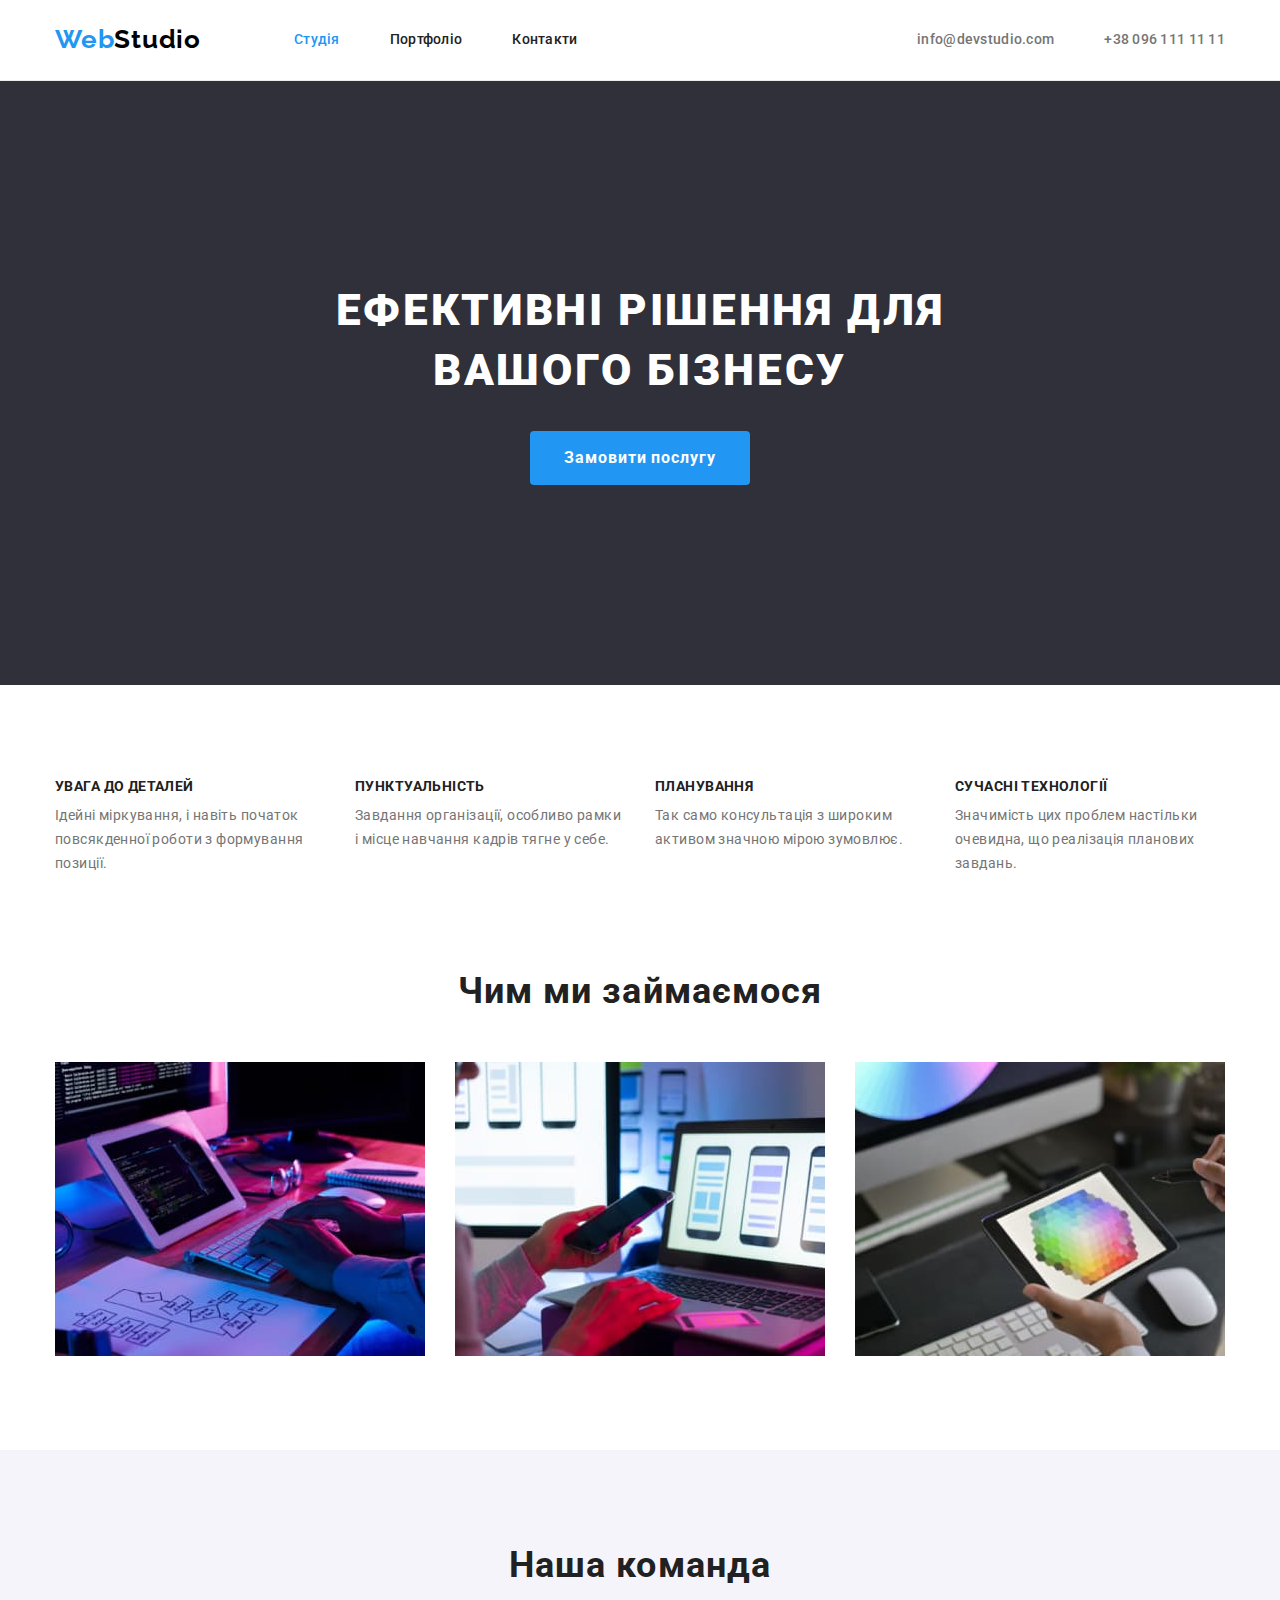
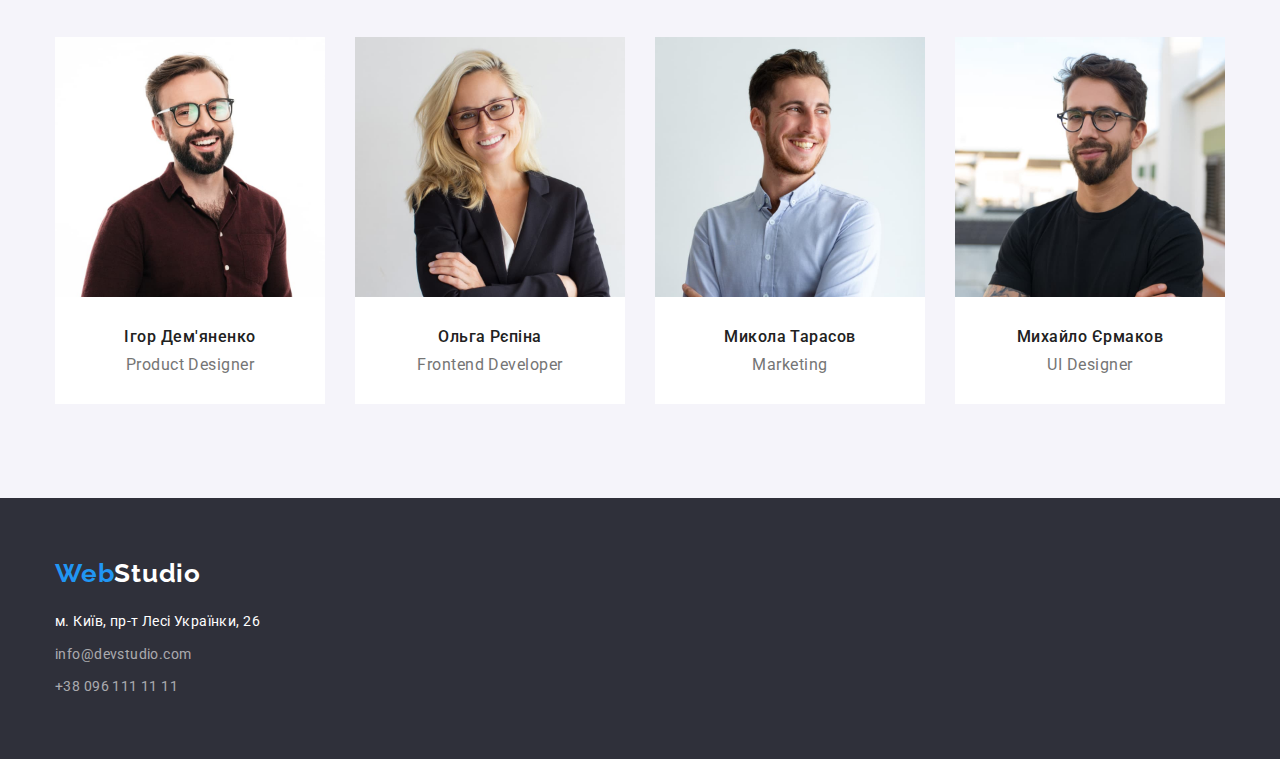
<file: index.html>
<!DOCTYPE html>
<html lang="uk">

<head>
    <meta charset="UTF-8">
    <meta http-equiv="X-UA-Compatible" content="IE=edge">
    <meta name="viewport" content="width=device-width, initial-scale=1.0">
    <title lang="en">WebStudio</title>
    <link rel="preconnect" href="https://fonts.googleapis.com">
    <link rel="preconnect" href="https://fonts.gstatic.com" crossorigin>
    <link
        href="https://fonts.googleapis.com/css2?family=Raleway:wght@700&family=Roboto:wght@400;500;700;900&display=swap"
        rel="stylesheet">
    <link rel="stylesheet" href="https://cdnjs.cloudflare.com/ajax/libs/modern-normalize/1.1.0/modern-normalize.min.css">
    <link rel="stylesheet" href="./css/styles.css">
</head>

<body>
    
    <header class="header">
        <!-- Logo -->
        <div class="container flex-nav">
        <nav class="header-nav">
            <a class="logo" href="/"><span class="logo-web">Web</span><span class="logo-studio">Studio</span></a>
            <ul class="site-nav list">
                <li class="item"><a class="link current" href="./index.html">Студія</a></li>
                <li class="item"><a class="link" href="./portfolio.html">Портфоліо</a></li>
                <li class="item"><a class="link" href="#">Контакти</a></li>
            </ul>
        </nav>
        <ul class="site-cont list">
            <li class="item"><a class="link-contact" href="mailto:">info@devstudio.com</a></li>
            <li class="item"><a class="link-contact" href="tel:+380961111111">+38 096 111 11 11</a></li>
        </ul>
        </div>
    </header>
    <main>
        <!-- Hero -->
        <section class="hero">
            <h1 class="hero-title"> Ефективні рішення для </br> вашого бізнесу</h1>
            <button class="hero-btn" type="button">Замовити послугу</button>
        </section>
        <!-- About us -->
        <section class="futures section">
            <div class="container">
                <!--Добавив цей тег спеціально як у відео у Репети-->
                <h2 class="visually-hidden">Особливості нашої роботи</h2>
                <ul class="future-list list">
                    <li class="future-item">
                        <h3 class="futures-title">УВАГА ДО ДЕТАЛЕЙ</h3>
                        <p class="futures-text">Ідейні міркування, і навіть початок повсякденної роботи з формування
                            позиції.</p>
                    </li>
                    <li class="future-item">
                        <h3 class="futures-title">ПУНКТУАЛЬНІСТЬ</h3>
                        <p class="futures-text">Завдання організації, особливо рамки і місце навчання кадрів тягне у себе.
                        </p>
                    </li>
                    <li class="future-item">
                        <h3 class="futures-title">ПЛАНУВАННЯ</h3>
                        <p class="futures-text">Так само консультація з широким активом значною мірою зумовлює.</p>
                    </li>
                    <li class="future-item">
                        <h3 class="futures-title">СУЧАСНІ ТЕХНОЛОГІЇ</h3>
                        <p class="futures-text">Значимість цих проблем настільки очевидна, що реалізація планових завдань.
                        </p>
                    </li>
                </ul>
            </div>
        </section>
        <section class="about section no-padding">
            <div class="container">
                <h2 class="about-title ">Чим ми займаємося</h2>
                <ul class="about-list list">
                    <li class="about-exmp"><img src="./images/example3.jpg" alt="працівник працює одночасно на планшеті і компютері" width="370"></li>
                    <li class="about-exmp"><img src="./images/example2.jpg" alt="працівник звіряє дані зі смартфону з даними на ноутбіці" width="370"></li>
                    <li class="about-exmp"><img src="./images/example1.jpg" alt="пацівник працює з планшетом" width="370"></li>
                </ul>
            </div>
        </section>
        <!-- Our Team -->
        <section class="team section">
            <div class="container">
                <h2 class="team-title">Наша команда</h2>
                <ul class="team-person list">
                    <li class="team-list ">
                        <img class="avatar" src="./images/person1.jpg" alt="Ігор Дем'яненко" width="270">
                        <div class="our-team">
                            <h3 class="team-name">Ігор Дем'яненко</h3>
                            <p class="team-position" lang="en">Product Designer</p>
                        </div>
                    </li>
                    <li class="team-list ">
                        <img class="avatar" src="./images/person2.jpg" alt="Ольга Рєпіна" width="270">
                        <div class="our-team">
                            <h3 class="team-name">Ольга Рєпіна</h3>
                            <p class="team-position" lang="en">Frontend Developer</p>
                        </div>
                    </li>
                    <li class="team-list ">
                        <img class="avatar" src="./images/person3.jpg" alt="Ольга Рєпіна" width="270">
                        <div class="our-team">
                            <h3 class="team-name">Микола Тарасов</h3>
                            <p class="team-position" lang="en">Marketing</p>
                        </div>
                    </li>
                    <li class="team-list ">
                        <img class="avatar" src="./images/person4.jpg" alt="Михайло Єрмаков" width="270">
                        <div class="our-team">
                            <h3 class="team-name">Михайло Єрмаков</h3>
                            <p class="team-position" lang="en">UI Designer</p>
                        </div>
                    </li>
                </ul>
            </div>
        </section>
    </main>
    <!-- Footer -->
    <footer class="footer">
        <div class="container">
            <a class="logo" href="/"> <span class="logo-web">Web</span><span class="logo-footer">Studio</span></a>
            <address class="address">
                <p class="address-title">м. Київ, пр-т Лесі Українки, 26</p>
                <ul class="list">
                    <li class="footer-link"><a class="footer-contact" href="mailto:">info@devstudio.com</a></li>
                    <li class="footer-link"><a class="footer-contact" href="tel:+380961111111">+38 096 111 11 11</a></li>
                </ul>
            </address>
        </div>
    </footer>
   
</body>

</html>
</file>
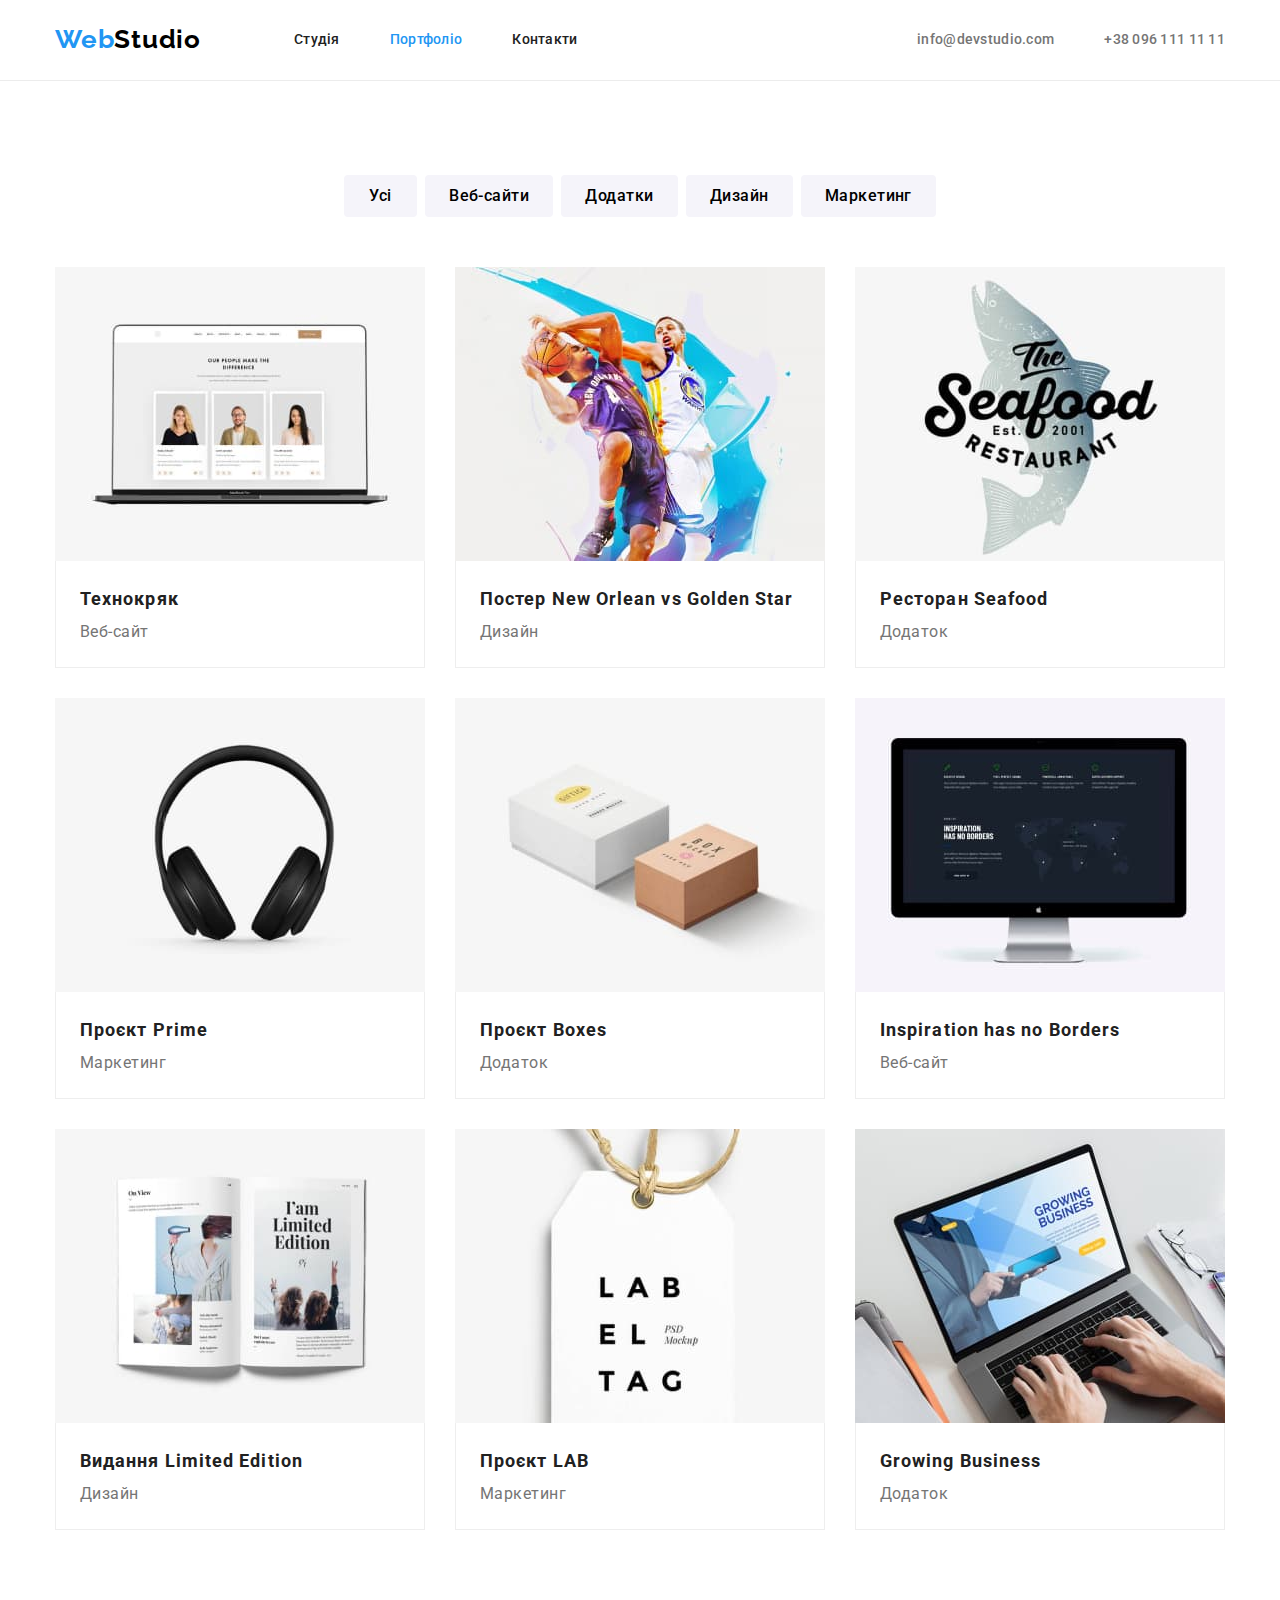
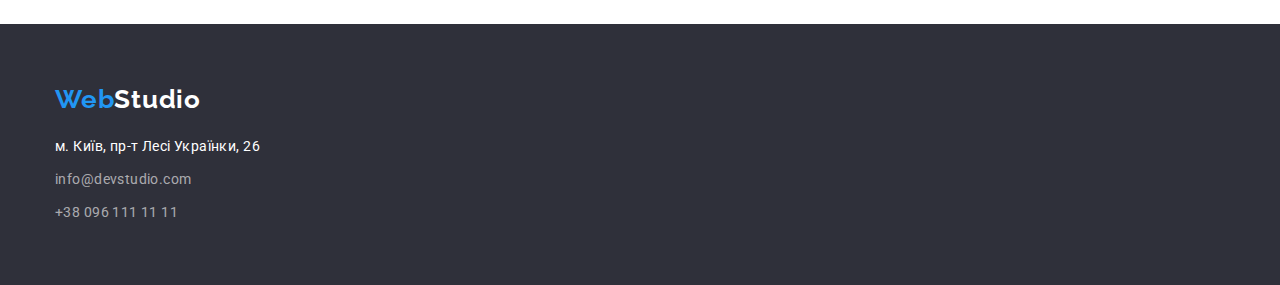
<file: portfolio.html>
<!DOCTYPE html>
<html lang="uk">

<head>
    <meta charset="UTF-8">
    <meta http-equiv="X-UA-Compatible" content="IE=edge">
    <meta name="viewport" content="width=device-width, initial-scale=1.0">
    <title lang="en">WebStudio</title>
    <link rel="preconnect" href="https://fonts.googleapis.com">
    <link rel="preconnect" href="https://fonts.gstatic.com" crossorigin>
    <link
        href="https://fonts.googleapis.com/css2?family=Raleway:wght@700&family=Roboto:wght@400;500;700;900&display=swap"
        rel="stylesheet">
    <link rel="stylesheet"
        href="https://cdnjs.cloudflare.com/ajax/libs/modern-normalize/1.1.0/modern-normalize.min.css">
    <link rel="stylesheet" href="./css/styles.css">
</head>

<body>

    <header class="header">
        <!-- Logo -->
        <div class="container flex-nav">
            <nav class="header-nav">
                <a class="logo" href="/"><span class="logo-web">Web</span><span class="logo-studio">Studio</span></a>
                <ul class="site-nav list">
                    <li class="item"><a class="link" href="./index.html">Студія</a></li>
                    <li class="item"><a class="link current" href="./portfolio.html">Портфоліо</a></li>
                    <li class="item"><a class="link" href="#">Контакти</a></li>
                </ul>
            </nav>
            <ul class="site-cont list">
                <li class="item"><a class="link-contact" href="mailto:">info@devstudio.com</a></li>
                <li class="item"><a class="link-contact" href="tel:+380961111111">+38 096 111 11 11</a></li>
            </ul>
        </div>
    </header>
    <main>
        <section class="section">
            <div class="container">
                <h1 class="filter visually-hidden">Портфоліо</h1>
                <ul class="filter-btn list">
                    <li class="filter-type"><button class="filter-list btn" type="button">Усі</button></li>
                    <li class="filter-type"><button class="filter-list btn" type="button">Веб-сайти</button></li>
                    <li class="filter-type"><button class="filter-list btn" type="button">Додатки</button></li>
                    <li class="filter-type"><button class="filter-list btn" type="button">Дизайн</button></li>
                    <li class="filter-type"><button class="filter-list btn" type="button">Маркетинг</button></li>
                </ul>
                <ul class="filter-item list">
                    <li class="list-object">
                        <a class="list-link" href=""><img class="img-dsc" src="./images/product1.jpg" alt="Ноутбук з відкритою головною сторінкою"
                                width="370">
                            <div class="title-brd">
                                <h2 class="list-title">Технокряк</h2>
                                <p class="list-descrpt">Веб-сайт</p>
                            </div>
                        </a>
                    </li>
                    <li class="list-object">
                        <a class="list-link" href=""><img class="img-dsc" src="./images/product2.jpg" alt=" Постер New Orleans vg Golden State Warriors"
                                width="370">
                            <div class="title-brd">
                                <h2 class="list-title">Постер New Orlean vs Golden Star</h2>
                                <p class="list-descrpt">Дизайн</p>
                            </div>
                        </a>
                    </li>
                    <li class="list-object">
                        <a class="list-link" href=""><img class="img-dsc" src="./images/product3.jpg" alt="емблема ресторану Seafood" width="370">
                            <div class="title-brd">
                                <h2 class="list-title">Ресторан Seafood</h2>
                                <p class="list-descrpt">Додаток</p>
                            </div>
                        </a>
                    </li>
                    <li class="list-object">
                        <a class="list-link" href=""><img class="img-dsc" src="./images/product4.jpg" alt="навушники" width="370">
                            <div class="title-brd">
                                <h2 class="list-title">Проєкт Prime</h2>
                                <p class="list-descrpt">Маркетинг</p>
                            </div>
                        </a>
                    </li>
                    <li class="list-object">
                        <a class="list-link" href=""><img class="img-dsc" src="./images/product5.jpg" alt="дві картонних коробки" width="370">
                            <div class="title-brd">
                                <h2 class="list-title">Проєкт Boxes</h2>
                                <p class="list-descrpt">Додаток</p>
                            </div>
                        </a>
                    </li>
                    <li class="list-object">
                        <a class="list-link" href=""><img class="img-dsc" src="./images/product6.jpg" alt="великий монітор" width="370">
                            <div class="title-brd">
                                <h2 class="list-title">Inspiration has no Borders</h2>
                                <p class="list-descrpt">Веб-сайт</p>
                            </div>
                        </a>
                    </li>
                    <li class="list-object">
                        <a class="list-link" href=""><img class="img-dsc" src="./images/product7.jpg" alt="Розгорнута книга" width="370">
                            <div class="title-brd">
                                <h2 class="list-title">Видання Limited Edition</h2>
                                <p class="list-descrpt">Дизайн</p>
                            </div>
                        </a>
                    </li>
                    <li class="list-object">
                        <a class="list-link" href=""><img class="img-dsc" src="./images/product8.jpg" alt="паперова бірка із ниткою" width="370">
                            <div class="title-brd">
                                <h2 class="list-title">Проєкт LAB</h2>
                                <p class="list-descrpt">Маркетинг</p>
                            </div>
                        </a>
                    </li>
                    <li class="list-object">
                        <a class="list-link" href=""><img class="img-dsc" src="./images/product9.jpg" alt="чоловік працює на компютері" width="370">
                            <div class="title-brd">
                                <h2 class="list-title">Growing Business</h2>
                                <p class="list-descrpt">Додаток</p>
                            </div>
                        </a>
                    </li>
                
                </ul>
            </div>
        </section>
    </main>
    <!-- Footer -->
    <footer class="footer">
        <div class="container">
            <a class="logo" href="/"> <span class="logo-web">Web</span><span class="logo-footer">Studio</span></a>
            <address class="address">
                <p class="address-title">м. Київ, пр-т Лесі Українки, 26</p>
                <ul class="list">
                    <li class="footer-link"><a class="footer-contact" href="mailto:">info@devstudio.com</a></li>
                    <li class="footer-link"><a class="footer-contact" href="tel:+380961111111">+38 096 111 11 11</a></li>
                </ul>
            </address>
        </div>
    </footer>
</body>

</html>
</file>
<file: css/styles.css>
/* Colors */
:root {
  --color-text: #212121;
  --secondary-text: #757575;
  --logo-color: #2196f3;
  --primary-bgr: #ffffff;
  --secondary-bgr: #2f303a;
  --boxes-color: #eeeeee;
  --filter-color: #f5f4fa;
  --hero-button: #188ce8;

  /* Font */
  --logo-font: "Raleway", sans-serif;
  --family-font: "Roboto", sans-serif;
}
h1,
h2,
h3,
p {
  margin: 0;
  padding: 0;
}
img {
  display: block;
}
body {
  font-family: var(--family-font);
  color: var(--color-text);
  background-color: var(--primary-bgr);
  font-size: 14px;
}
.btn:hover,
.btn:focus {
  background: var(--logo-color);
  color: var(--primary-bgr);
  cursor: pointer;
}

.container {
  width: 1200px;
  padding-left: 15px;
  padding-right: 15px;
  margin-left: auto;
  margin-right: auto;
}
.list {
  list-style: none;
  margin: 0;
  padding: 0;
}
/* Header */
.header {
  border-bottom: 1px solid #ececec;
}
.header .logo {
  font-family: var(--logo-font);
  font-weight: 700;
  font-size: 26px;
  line-height: 1.2;
  letter-spacing: 0.03em;
  text-decoration: none;
}
.flex-nav {
  display: flex;
}
.header-nav {
  display: flex;
  align-items: center;
}
.site-nav {
  display: flex;
  margin-left: 93px;
}
.site-nav .item + .item {
  margin-left: 50px;
}
.header-nav .logo {
  margin-bottom: 0;
}
.logo-web {
  color: var(--logo-color);
}
.logo-studio {
  color: #000000;
}
.site-nav .link.current {
  color: var(--logo-color);
}

.link {
  display: block;
  padding-top: 32px;
  padding-bottom: 32px;

  font-weight: 500;
  font-size: 14px;
  line-height: 1.14;
  letter-spacing: 0.02em;
  text-decoration: none;
  color: var(--color-text);
}
.link:hover,
.link:focus {
  color: var(--logo-color);
}
.link-contact {
  display: block;
  font-weight: 500;
  font-size: 14px;
  line-height: 1.14;
  letter-spacing: 0.02em;
  text-decoration: none;
  color: var(--secondary-text);
  padding-top: 32px;
  padding-bottom: 32px;
}
.link-contact:hover,
.link-contact:focus {
  color: var(--logo-color);
}
.site-cont {
  display: flex;
  margin-left: auto;
}
.site-cont .item + .item {
  margin-left: 50px;
}
/* Hero */
.hero {
  background: var(--secondary-bgr);
  text-align: center;
  padding-top: 200px;
  padding-bottom: 200px;
}
.hero-title {
  font-weight: 900;
  font-size: 44px;
  line-height: 1.36;
  letter-spacing: 0.06em;
  text-transform: uppercase;
  color: var(--primary-bgr);
  margin-bottom: 30px;
}
.hero-btn {
  display: inline-block;
  min-width: 216px;
  padding: 10px 32px;
  border-color: transparent;

  font-family: inherit;
  font-weight: 700;
  font-size: 16px;
  line-height: 1.87;
  letter-spacing: 0.06em;
  background-color: var(--logo-color);
  color: var(--primary-bgr);
  cursor: pointer;
  border-radius: 4px;
}
.hero-btn:hover,
.hero-btn:focus {
  background-color: var(--hero-button);
}
.section {
  padding-top: 94px;
  padding-bottom: 94px;
}
/* About us */
.visually-hidden {
  position: absolute;
  width: 1px;
  height: 1px;
  margin: -1px;
  border: 0;
  padding: 0;

  white-space: nowrap;
  clip-path: inset(100%);
  clip: rect(0 0 0 0);
  overflow: hidden;
}
.future-list {
  display: flex;
}
.future-item {
  width: 270px;
}
.future-list .future-item + .future-item {
  margin-left: 30px;
}
.futures-title {
  font-weight: 700;
  font-size: 14px;
  line-height: 1.14;
  letter-spacing: 0.03em;
  text-transform: uppercase;
  color: var(--color-text);
  margin-bottom: 10px;
}
.futures-text {
  font-size: 14px;
  line-height: 1.71;
  letter-spacing: 0.03em;
  color: var(--secondary-text);
}
/* About */
.about {
  text-align: center;
}
.about-list {
  display: flex;
}
.about-list .about-exmp + .about-exmp {
  margin-left: 30px;
}
.no-padding {
  padding-top: 0;
}
.about-title {
  font-weight: 700;
  font-size: 36px;
  line-height: 1.17;
  letter-spacing: 0.03em;
  color: var(--color-text);
  margin-bottom: 50px;
}
/* Team */
.team {
  background: var(--filter-color);
  text-align: center;
}
.team-person {
  display: flex;
}
.team-person .team-list + .team-list {
  margin-left: 30px;
}

.team-list {
  background-color: var(--primary-bgr);
}
.team-title {
  margin-bottom: 50px;

  font-weight: 700;
  font-size: 36px;
  line-height: 1.17;
  letter-spacing: 0.03em;
  color: var(--color-text);
}
.team-name {
  font-weight: 500;
  font-size: 16px;
  line-height: 1.19;
  letter-spacing: 0.03em;
  color: var(--color-text);
  margin-bottom: 10px;
}
.our-team {
  padding-top: 30px;
  padding-bottom: 30px;
}
.team-position {
  font-size: 16px;
  line-height: 1.18;
  letter-spacing: 0.03em;
  color: var(--secondary-text);
}
/* Footer */
.footer {
  background-color: var(--secondary-bgr);
  padding-top: 60px;
  padding-bottom: 60px;
}
.footer .logo {
  font-family: var(--logo-font);
  font-weight: 700;
  font-size: 26px;
  line-height: 1.2;
  letter-spacing: 0.03em;
  text-decoration: none;
}
.logo {
  display: block;
  margin-bottom: 20px;
  text-decoration: none;
}
.logo-footer {
  color: var(--primary-bgr);
}
.address {
  font-style: normal;
}
.address-title {
  display: block;
  margin-bottom: 9px;

  font-size: 14px;
  line-height: 1.71;
  letter-spacing: 0.03em;
  color: var(--primary-bgr);
}
.footer-contact {
  font-size: 14px;
  line-height: 1.71;
  letter-spacing: 0.03em;
  color: rgba(255, 255, 255, 0.6);
  text-decoration: none;
}
.footer-contact:hover,
.footer-contact:focus {
  color: var(--logo-color);
}
.footer-link {
  margin-bottom: 9px;
}
.footer-link:last-child {
  margin-bottom: 0;
}
/* Portfolio */
.filter-btn {
  display: flex;
  margin-bottom: 50px;

  justify-content: center;
}

.filter-list {
  display: inline-block;
  min-width: 73px;
  padding: 6px 22px;

  font-family: inherit;
  background-color: var(--filter-color);
  font-weight: 500;
  font-size: 16px;
  line-height: 1.62;
  text-align: center;
  letter-spacing: 0.03em;
  border-radius: 4px;
  border-color: transparent;
}
.filter-btn .filter-type + .filter-type {
  margin-left: 8px;
}
.filter-item {
  display: flex;
  flex-wrap: wrap;
  gap: 30px;
}
.list-object {
  width: 370px;
}
.list-link {
  text-decoration: none;
}
.list-title {
  font-weight: 700;
  font-size: 18px;
  line-height: 2;
  letter-spacing: 0.06em;
  color: var(--color-text);
  text-decoration: none;
}
.title-brd {
  border-left: 1px solid #eeeeee;
  border-right: 1px solid #eeeeee;
  border-bottom: 1px solid #eeeeee;
  padding: 20px 24px;
}
.list-descrpt {
  display: block;
  font-size: 16px;
  line-height: 1.88;
  letter-spacing: 0.03em;
  color: var(--secondary-text);
  text-decoration: none;
}
</file>
